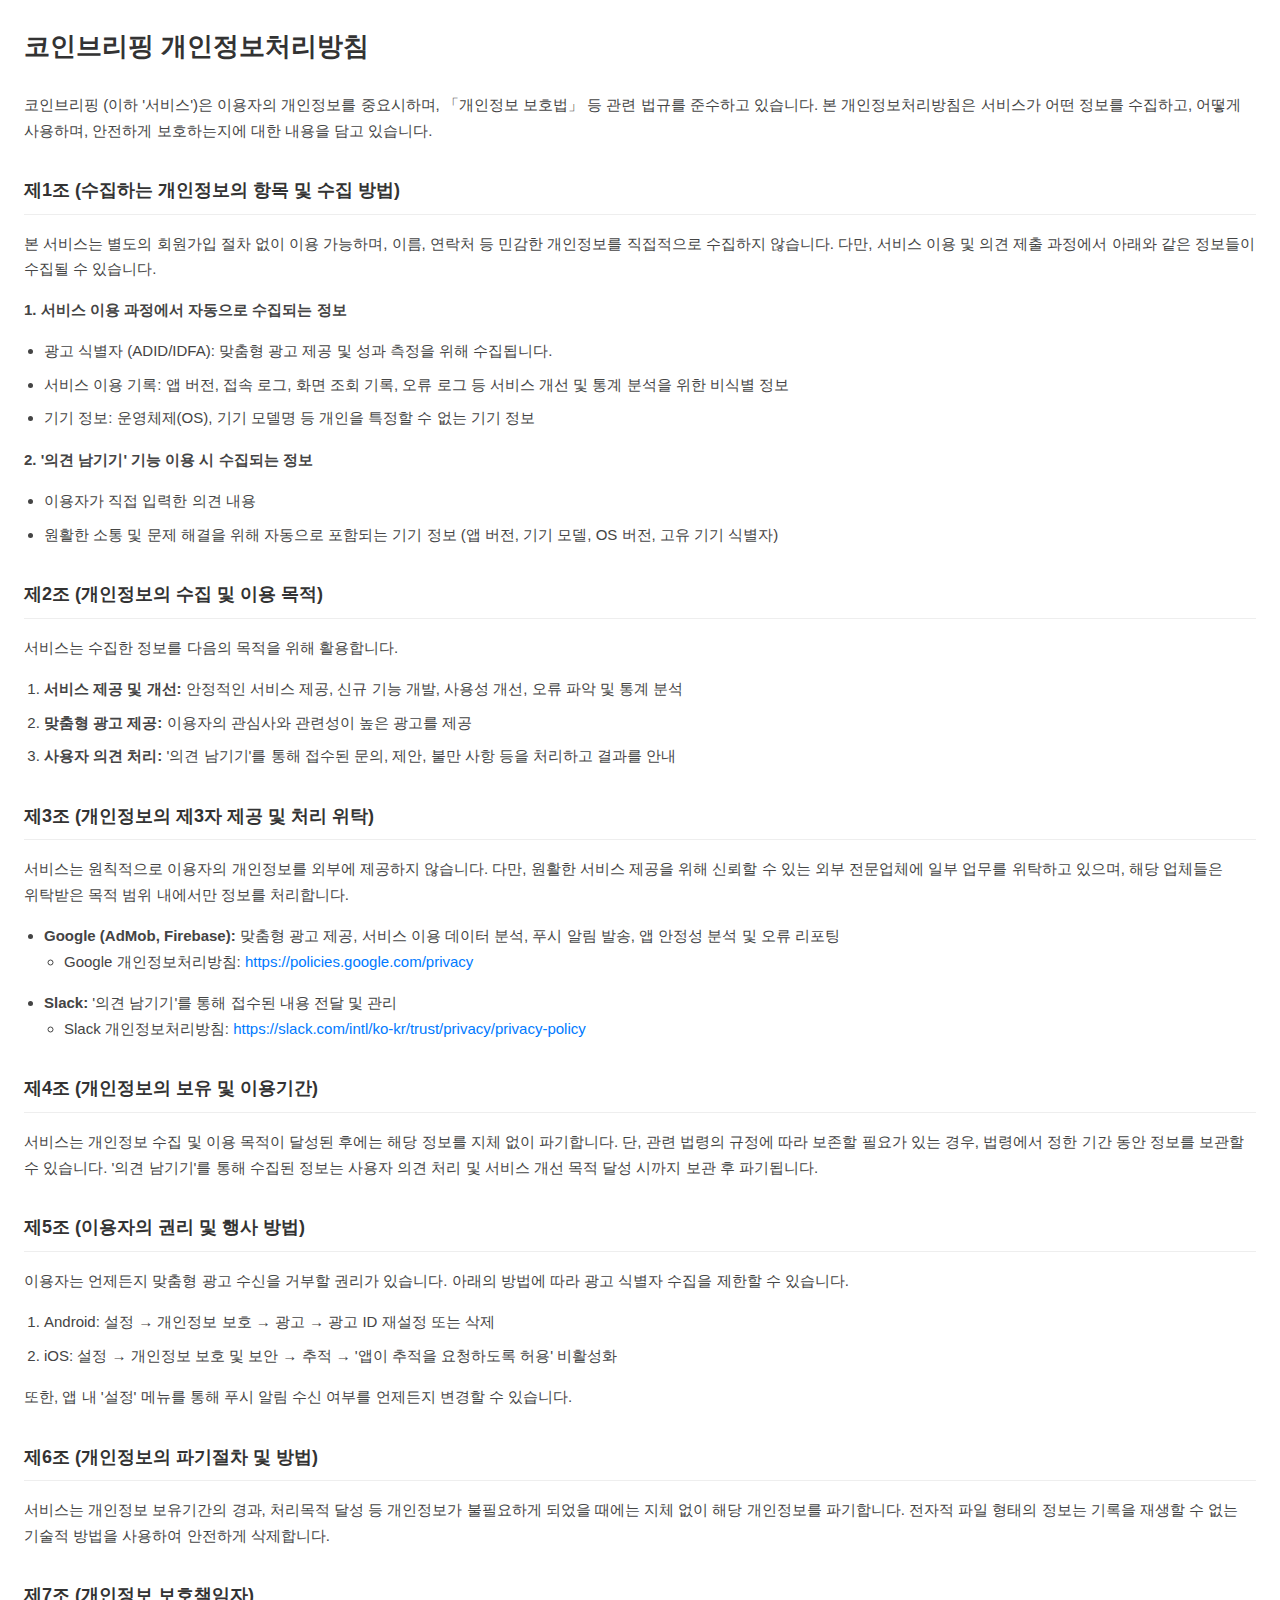
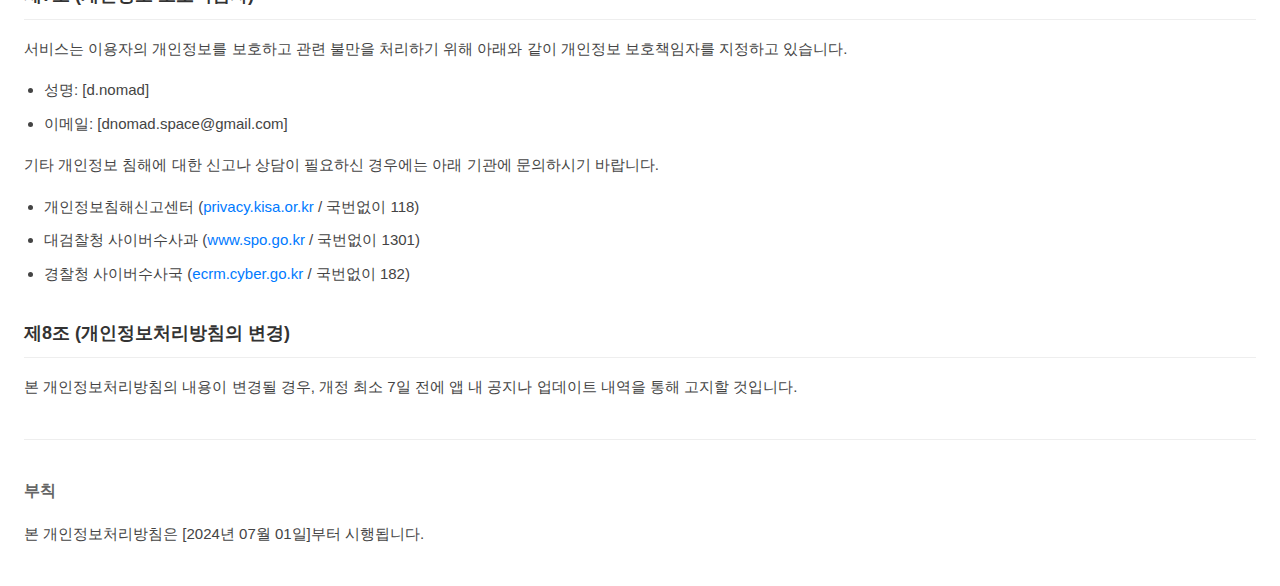
<file: privacy/index.html>
<!DOCTYPE html>
<html lang="ko">
<head>
  <meta charset="UTF-8">
  <meta name="viewport" content="width=device-width, initial-scale=1.0">
  <title>코인브리핑 개인정보처리방침</title>
  <style>
    * {
      box-sizing: border-box;
    }
    body {
      margin: 0;
      padding: 24px;
      font-family: -apple-system, BlinkMacSystemFont, 'Segoe UI', Roboto, Oxygen, Ubuntu, Cantarell, 'Open Sans', 'Helvetica Neue', sans-serif;
      line-height: 1.7;
      word-break: keep-all;
      background-color: #FFFFFF;
      color: #333333;
    }
    h1 {
      font-size: 26px;
      margin-top: 0;
      margin-bottom: 24px;
      font-weight: 700;
    }
    h2 {
      font-size: 18px;
      margin-top: 32px;
      margin-bottom: 16px;
      font-weight: 700;
      padding-bottom: 8px;
      border-bottom: 1px solid #eeeeee;
    }
    p, li {
      font-size: 15px;
      color: #444444;
    }
    ul, ol {
      padding-left: 20px;
      margin-bottom: 16px;
    }
    li {
      margin-bottom: 8px;
    }
    a {
      color: #007AFF;
      text-decoration: none;
    }
    a:hover {
      text-decoration: underline;
    }
    .addendum {
      margin-top: 40px;
      padding-top: 20px;
      border-top: 1px solid #eeeeee;
      font-size: 14px;
      color: #666666;
    }
  </style>
</head>
<body>

  <h1>코인브리핑 개인정보처리방침</h1>
  
  <p>코인브리핑 (이하 '서비스')은 이용자의 개인정보를 중요시하며, 「개인정보 보호법」 등 관련 법규를 준수하고 있습니다. 본 개인정보처리방침은 서비스가 어떤 정보를 수집하고, 어떻게 사용하며, 안전하게 보호하는지에 대한 내용을 담고 있습니다.</p>

  <h2>제1조 (수집하는 개인정보의 항목 및 수집 방법)</h2>
  <p>본 서비스는 별도의 회원가입 절차 없이 이용 가능하며, 이름, 연락처 등 민감한 개인정보를 직접적으로 수집하지 않습니다. 다만, 서비스 이용 및 의견 제출 과정에서 아래와 같은 정보들이 수집될 수 있습니다.</p>
  
  <p><strong>1. 서비스 이용 과정에서 자동으로 수집되는 정보</strong></p>
  <ul>
    <li>광고 식별자 (ADID/IDFA): 맞춤형 광고 제공 및 성과 측정을 위해 수집됩니다.</li>
    <li>서비스 이용 기록: 앱 버전, 접속 로그, 화면 조회 기록, 오류 로그 등 서비스 개선 및 통계 분석을 위한 비식별 정보</li>
    <li>기기 정보: 운영체제(OS), 기기 모델명 등 개인을 특정할 수 없는 기기 정보</li>
  </ul>

  <p><strong>2. '의견 남기기' 기능 이용 시 수집되는 정보</strong></p>
  <ul>
      <li>이용자가 직접 입력한 의견 내용</li>
      <li>원활한 소통 및 문제 해결을 위해 자동으로 포함되는 기기 정보 (앱 버전, 기기 모델, OS 버전, 고유 기기 식별자)</li>
  </ul>


  <h2>제2조 (개인정보의 수집 및 이용 목적)</h2>
  <p>서비스는 수집한 정보를 다음의 목적을 위해 활용합니다.</p>
  <ol>
    <li><strong>서비스 제공 및 개선:</strong> 안정적인 서비스 제공, 신규 기능 개발, 사용성 개선, 오류 파악 및 통계 분석</li>
    <li><strong>맞춤형 광고 제공:</strong> 이용자의 관심사와 관련성이 높은 광고를 제공</li>
    <li><strong>사용자 의견 처리:</strong> '의견 남기기'를 통해 접수된 문의, 제안, 불만 사항 등을 처리하고 결과를 안내</li>
  </ol>

  <h2>제3조 (개인정보의 제3자 제공 및 처리 위탁)</h2>
  <p>서비스는 원칙적으로 이용자의 개인정보를 외부에 제공하지 않습니다. 다만, 원활한 서비스 제공을 위해 신뢰할 수 있는 외부 전문업체에 일부 업무를 위탁하고 있으며, 해당 업체들은 위탁받은 목적 범위 내에서만 정보를 처리합니다.</p>
  <ul>
    <li><strong>Google (AdMob, Firebase):</strong> 맞춤형 광고 제공, 서비스 이용 데이터 분석, 푸시 알림 발송, 앱 안정성 분석 및 오류 리포팅
      <ul>
        <li>Google 개인정보처리방침: <a href="https://policies.google.com/privacy" target="_blank">https://policies.google.com/privacy</a></li>
      </ul>
    </li>
    <li><strong>Slack:</strong> '의견 남기기'를 통해 접수된 내용 전달 및 관리
      <ul>
        <li>Slack 개인정보처리방침: <a href="https://slack.com/intl/ko-kr/trust/privacy/privacy-policy" target="_blank">https://slack.com/intl/ko-kr/trust/privacy/privacy-policy</a></li>
      </ul>
    </li>
  </ul>
  
  <h2>제4조 (개인정보의 보유 및 이용기간)</h2>
  <p>서비스는 개인정보 수집 및 이용 목적이 달성된 후에는 해당 정보를 지체 없이 파기합니다. 단, 관련 법령의 규정에 따라 보존할 필요가 있는 경우, 법령에서 정한 기간 동안 정보를 보관할 수 있습니다. '의견 남기기'를 통해 수집된 정보는 사용자 의견 처리 및 서비스 개선 목적 달성 시까지 보관 후 파기됩니다.</p>

  <h2>제5조 (이용자의 권리 및 행사 방법)</h2>
  <p>이용자는 언제든지 맞춤형 광고 수신을 거부할 권리가 있습니다. 아래의 방법에 따라 광고 식별자 수집을 제한할 수 있습니다.</p>
  <ol>
    <li>Android: 설정 → 개인정보 보호 → 광고 → 광고 ID 재설정 또는 삭제</li>
    <li>iOS: 설정 → 개인정보 보호 및 보안 → 추적 → '앱이 추적을 요청하도록 허용' 비활성화</li>
  </ol>
  <p>또한, 앱 내 '설정' 메뉴를 통해 푸시 알림 수신 여부를 언제든지 변경할 수 있습니다.</p>

  <h2>제6조 (개인정보의 파기절차 및 방법)</h2>
  <p>서비스는 개인정보 보유기간의 경과, 처리목적 달성 등 개인정보가 불필요하게 되었을 때에는 지체 없이 해당 개인정보를 파기합니다. 전자적 파일 형태의 정보는 기록을 재생할 수 없는 기술적 방법을 사용하여 안전하게 삭제합니다.</p>

  <h2>제7조 (개인정보 보호책임자)</h2>
  <p>서비스는 이용자의 개인정보를 보호하고 관련 불만을 처리하기 위해 아래와 같이 개인정보 보호책임자를 지정하고 있습니다.</p>
  <ul>
    <li>성명: [d.nomad]</li>
    <li>이메일: [dnomad.space@gmail.com]</li>
  </ul>
  <p>기타 개인정보 침해에 대한 신고나 상담이 필요하신 경우에는 아래 기관에 문의하시기 바랍니다.</p>
  <ul>
    <li>개인정보침해신고센터 (<a href="https://privacy.kisa.or.kr" target="_blank">privacy.kisa.or.kr</a> / 국번없이 118)</li>
    <li>대검찰청 사이버수사과 (<a href="http://www.spo.go.kr" target="_blank">www.spo.go.kr</a> / 국번없이 1301)</li>
    <li>경찰청 사이버수사국 (<a href="https://ecrm.cyber.go.kr" target="_blank">ecrm.cyber.go.kr</a> / 국번없이 182)</li>
  </ul>

  <h2>제8조 (개인정보처리방침의 변경)</h2>
  <p>본 개인정보처리방침의 내용이 변경될 경우, 개정 최소 7일 전에 앱 내 공지나 업데이트 내역을 통해 고지할 것입니다.</p>

  <div class="addendum">
    <h3>부칙</h3>
    <p>본 개인정보처리방침은 [2024년 07월 01일]부터 시행됩니다.</p>
  </div>

</body>
</html>
</file>
